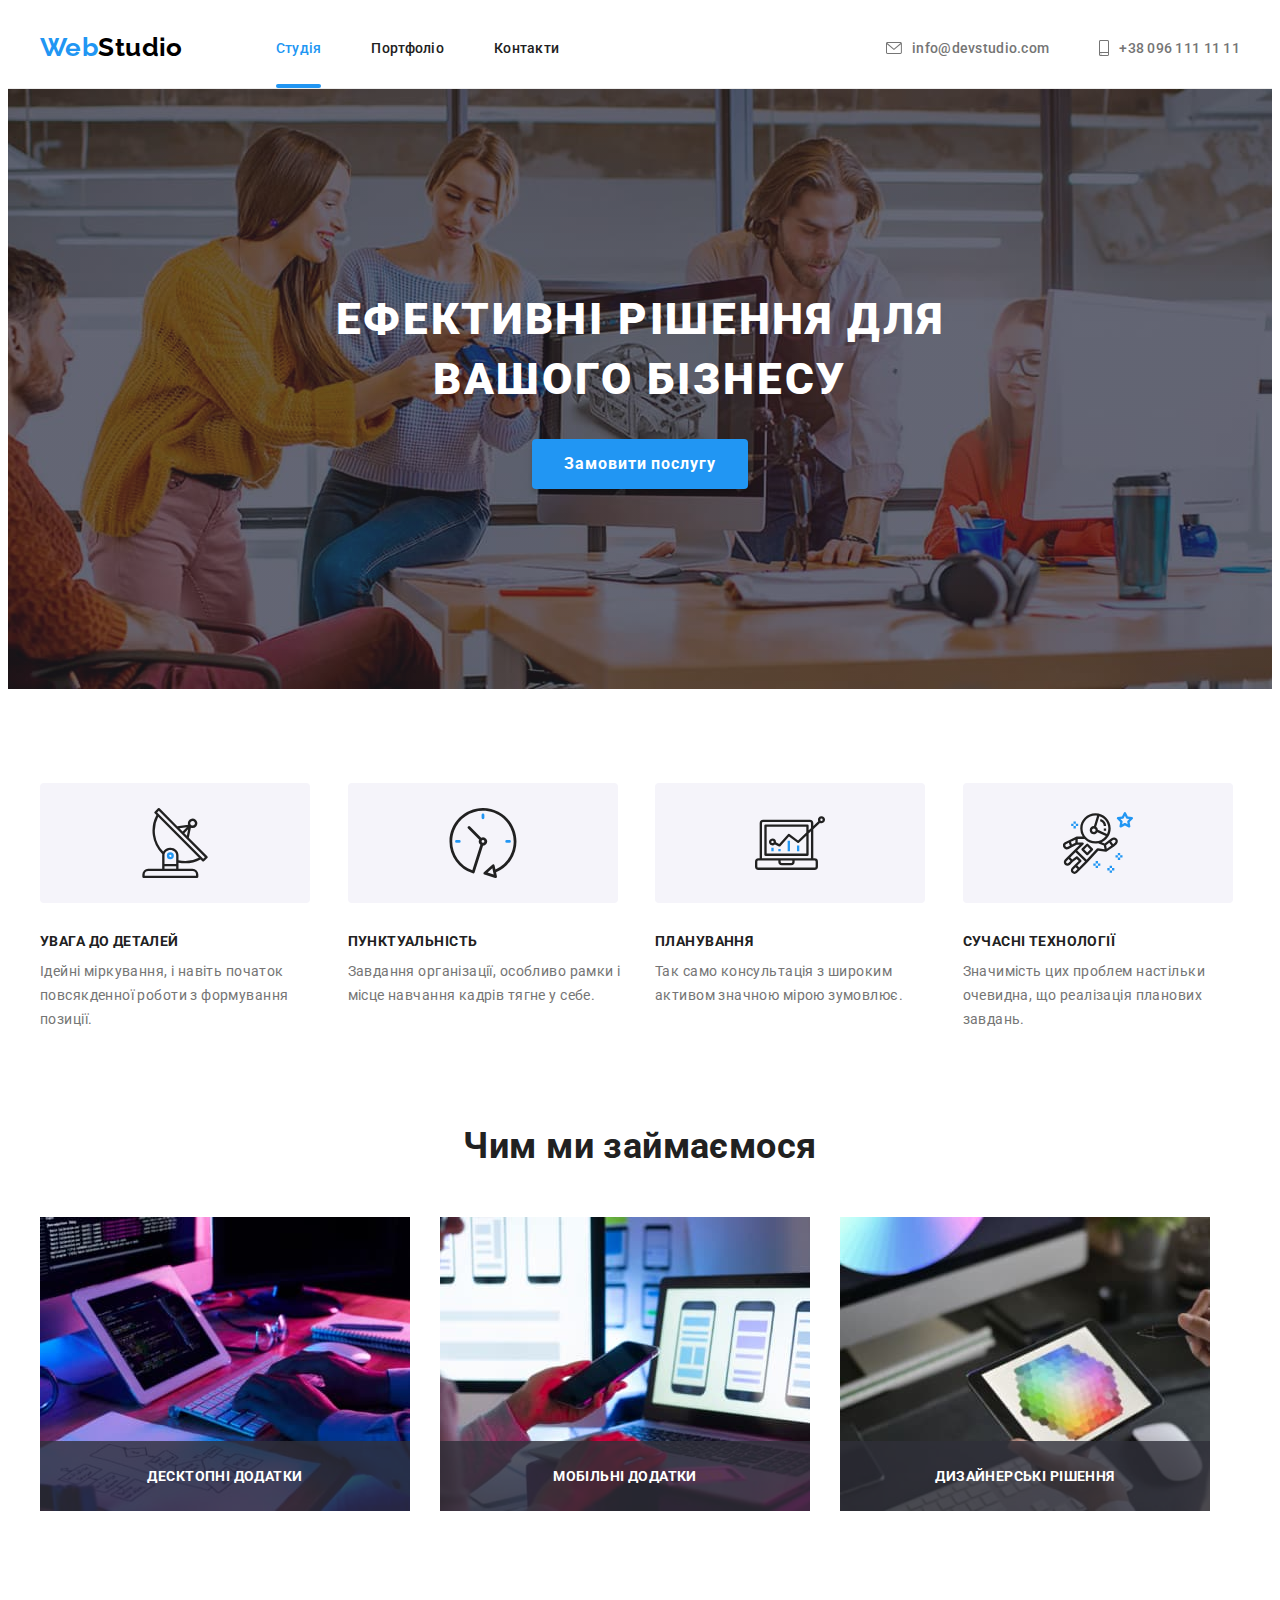
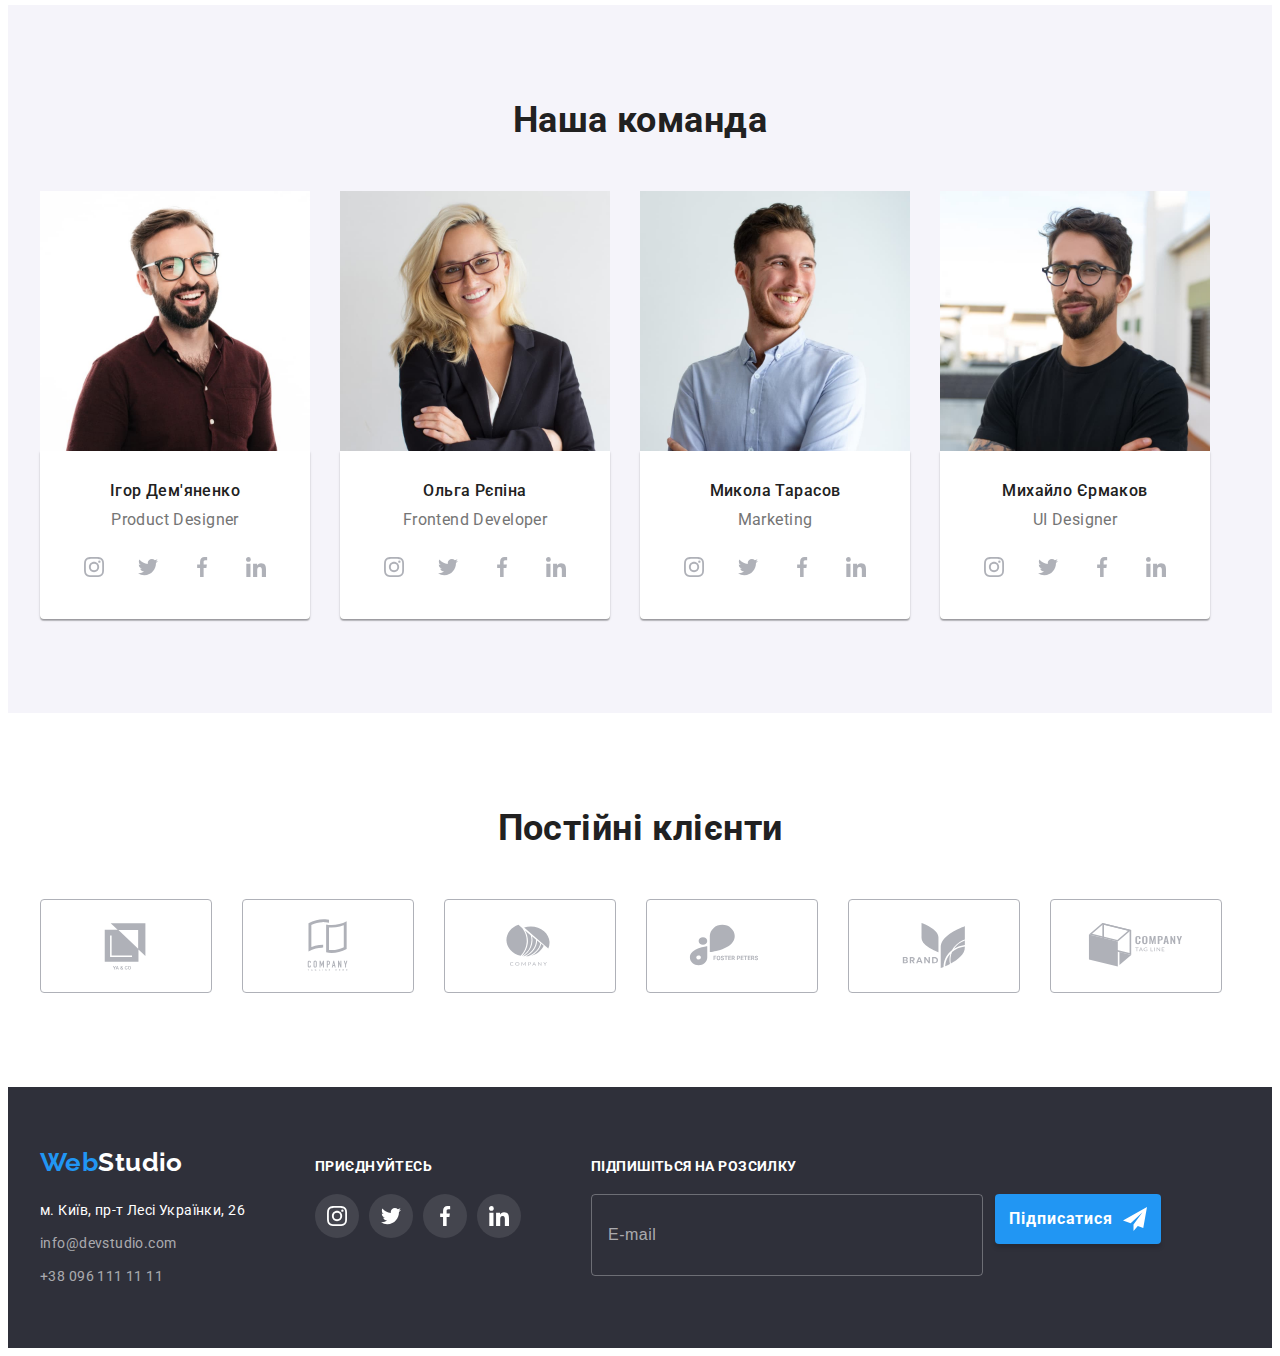
<file: index.html>
<!DOCTYPE html>
<html lang="uk">

<head>
  <meta charset="UTF-8" />
  <meta http-equiv="X-UA-Compatible" content="IE=edge" />
  <meta name="viewport" content="width=device-width, initial-scale=1.0" />
  <title>Головна</title>
  <!-- Fonts -->
  <link rel="preconnect" href="https://fonts.googleapis.com" />
  <link rel="preconnect" href="https://fonts.gstatic.com" crossorigin />
  <link href="https://fonts.googleapis.com/css2?family=Raleway:wght@700&family=Roboto:wght@400;500;700;900&display=swap"
    rel="stylesheet" />
  <!-- Normalize -->
  <link rel="stylesheet" href="https://cdnjs.cloudflare.com/ajax/libs/modern-normalize/1.1.0/modern-normalize.min.css"
    integrity="sha512-wpPYUAdjBVSE4KJnH1VR1HeZfpl1ub8YT/NKx4PuQ5NmX2tKuGu6U/JRp5y+Y8XG2tV+wKQpNHVUX03MfMFn9Q=="
    crossorigin="anonymous" referrerpolicy="no-referrer" />
  <!-- Custom styles -->
  <link rel="stylesheet" href="./css/main.min.css" />
</head>

<body>
  <!-- Шапка -->
  <header class="header">
    <div class="header__container container">
      <a href="./index.html" class="header__logo logo link">Web<span class="logo logo--second-black">Studio</span>
      </a>
      <nav class="nav header__nav">
        <ul class="nav__list list">
          <li class="nav__item"><a href="" class="nav__link nav__link--current link">Студія</a></li>
          <li class="nav__item"><a href="./portfolio.html" class="nav__link  link">Портфоліо</a></li>
          <li class="nav__item"><a href="" class="nav__link link">Контакти</a></li>
        </ul>
      </nav>
      <ul class="contacts list">
        <li class="contacts__item">
          <a class="contacts__link contact link" href="mailto:info@devstudio.com">
            <svg class="contacts__icon" width="16" height="12">
              <use href="./images/icons.svg#envelope"></use>
            </svg>
            info@devstudio.com</a>
        </li>
        <li class="contacts__item">
          <a class="contacts__link contact link" href="tel:+380961111111">
            <svg class="contacts__icon" width="10" height="16">
              <use href="./images/icons.svg#smartphone"></use>
            </svg>
            +38 096 111 11 11</a>
        </li>
      </ul>
    </div>
  </header>
  <main>
    <!-- Герой -->
    <section class="hero">
      <div class="hero__container container">
        <h1 class="hero__title">Ефективні рішення для <br> вашого бізнесу</h1>
        <button class="button button--large" type="button" data-modal-open>Замовити послугу</button>
      </div>
    </section>
    <!-- Особливості -->
    <section class="qualities section">
      <div class="container">
        <h2 class="qualities__title visually-hidden">Особливості</h2>
        <ul class="qualities__list list">
          <li class="qualities__item">
            <div class="qualities__img">
              <svg class="qualities__icon" width="70" height="70">
                <use href="./images/icons.svg#antenna"></use>
              </svg>
            </div>
            <h3 class="qualities__title">УВАГА ДО ДЕТАЛЕЙ</h3>
            <p class="qualities__text">
              Ідейні міркування, і навіть початок повсякденної роботи з формування позиції.
            </p>
          </li>
          <li class="qualities__item">
            <div class="qualities__img">
              <svg class="qualities__icon" width="70" height="70">
                <use href="./images/icons.svg#clock"></use>
              </svg>
            </div>
            <h3 class="qualities__title">ПУНКТУАЛЬНІСТЬ</h3>
            <p class="qualities__text">
              Завдання організації, особливо рамки і місце навчання кадрів тягне у себе.
            </p>
          </li>
          <li class="qualities__item">
            <div class="qualities__img">
              <svg class="qualities__icon" width="70" height="70">
                <use href="./images/icons.svg#diagram"></use>
              </svg>
            </div>
            <h3 class="qualities__title">ПЛАНУВАННЯ</h3>
            <p class="qualities__text">
              Так само консультація з широким активом значною мірою зумовлює.
            </p>
          </li>
          <li class="qualities__item">
            <div class="qualities__img">
              <svg class="qualities__icon" width="70" height="70">
                <use href="./images/icons.svg#astronaut"></use>
              </svg>
            </div>
            <h3 class="qualities__title">СУЧАСНІ ТЕХНОЛОГІЇ</h3>
            <p class="qualities__text">
              Значимість цих проблем настільки очевидна, що реалізація планових завдань.
            </p>
          </li>
        </ul>
      </div>
    </section>
    <!-- Чим ми займаємося -->
    <section class="about section">
      <div class="container">
        <h2 class="section__title">Чим ми займаємося</h2>
        <ul class="about__list list">
          <li class="about__item">
            <div class="about__thumb">
              <img class="about__img" src="./images/about/work-with-laptop.jpg" alt="work with laptop" width="370" />
              <p class="about__text">
                Десктопні додатки
              </p>
            </div>

          </li>
          <li class="about__item">
            <div class="about__thumb">
              <img class="about__img" src="./images/about/work-with-phone.jpg" alt="work with phone" width="370" />
              <p class="about__text">
                Мобільні додатки
              </p>
            </div>

          </li>
          <li class="about__item">
            <div class="about__thumb">
              <img class="about__img" src="./images/about/work-with-tablet.jpg" alt="work with tablet" width="370" />
              <p class="about__text">
                Дизайнерські рішення
              </p>
            </div>
          </li>
        </ul>
      </div>
    </section>
    <!-- Наша команда -->
    <section class="team section">
      <div class="container">
        <h2 class="section__title">Наша команда</h2>
        <ul class="team__list list">
          <li class="team__item">
            <img class="team__img" src="./images/team/igor.jpg" alt="Ігор Дем'яненко" width="270" />
            <div class="team__desc">
              <h3 class="team__title">Ігор Дем'яненко</h3>
              <p class="team__text">Product Designer</p>
              <ul class="social list">
                <li class="social__item">
                  <a href="" class="social__link link" target="_blank" rel="nofollow noopener noreferrer"
                    aria-label="Instagram icon">
                    <svg class="social__icon" width="20" height="20">
                      <use href="./images/icons.svg#instagram"></use>
                    </svg>
                  </a>
                </li>
                <li class="social__item"><a href="" class="social__link link" target="_blank"
                    rel="nofollow noopener noreferrer" aria-label="Twitter icon">
                    <svg class="social__icon" width="20" height="20">
                      <use href="./images/icons.svg#twitter"></use>
                    </svg>
                  </a>
                </li>
                <li class="social__item"><a href="" class="social__link link" target="_blank"
                    rel="nofollow noopener noreferrer" aria-label="Facebook icon">
                    <svg class="social__icon" width="20" height="20">
                      <use href="./images/icons.svg#facebook"></use>
                    </svg>
                  </a>
                </li>
                <li class="social__item"><a href="" class="social__link link" target="_blank"
                    rel="nofollow noopener noreferrer" aria-label="Linkedin icon">
                    <svg class="social__icon" width="20" height="20">
                      <use href="./images/icons.svg#linkedin"></use>
                    </svg>
                  </a></li>
              </ul>
            </div>
          </li>
          <li class="team__item">
            <img class="team__img" src="./images/team/olga.jpg" alt="Ольга Рєпіна" width="270" />
            <div class="team__desc">
              <h3 class="team__title">Ольга Рєпіна</h3>
              <p class="team__text">Frontend Developer</p>
              <ul class="social list">
                <li class="social__item">
                  <a href="" class="social__link link" target="_blank" rel="nofollow noopener noreferrer"
                    aria-label="Instagram icon">
                    <svg class="social__icon" width="20" height="20">
                      <use href="./images/icons.svg#instagram"></use>
                    </svg>
                  </a>
                </li>
                <li class="social__item"><a href="" class="social__link link" target="_blank"
                    rel="nofollow noopener noreferrer" aria-label="Twitter icon">
                    <svg class="social__icon" width="20" height="20">
                      <use href="./images/icons.svg#twitter"></use>
                    </svg>
                  </a>
                </li>
                <li class="social__item"><a href="" class="social__link link" target="_blank"
                    rel="nofollow noopener noreferrer" aria-label="Facebook icon">
                    <svg class="social__icon" width="20" height="20">
                      <use href="./images/icons.svg#facebook"></use>
                    </svg>
                  </a>
                </li>
                <li class="social__item"><a href="" class="social__link link" target="_blank"
                    rel="nofollow noopener noreferrer" aria-label="Linkedin icon">
                    <svg class="social__icon" width="20" height="20">
                      <use href="./images/icons.svg#linkedin"></use>
                    </svg>
                  </a></li>
              </ul>
            </div>
          </li>
          <li class="team__item">
            <img class="team__img" src="./images/team/mikola.jpg" alt="Микола Тарасов" width="270" />
            <div class="team__desc">
              <h3 class="team__title">Микола Тарасов</h3>
              <p class="team__text">Marketing</p>
              <ul class="social list">
                <li class="social__item">
                  <a href="" class="social__link link" target="_blank" rel="nofollow noopener noreferrer"
                    aria-label="Instagram icon">
                    <svg class="social__icon" width="20" height="20">
                      <use href="./images/icons.svg#instagram"></use>
                    </svg>
                  </a>
                </li>
                <li class="social__item"><a href="" class="social__link link" target="_blank"
                    rel="nofollow noopener noreferrer" aria-label="Twitter icon">
                    <svg class="social__icon" width="20" height="20">
                      <use href="./images/icons.svg#twitter"></use>
                    </svg>
                  </a>
                </li>
                <li class="social__item"><a href="" class="social__link link" target="_blank"
                    rel="nofollow noopener noreferrer" aria-label="Facebook icon">
                    <svg class="social__icon" width="20" height="20">
                      <use href="./images/icons.svg#facebook"></use>
                    </svg>
                  </a>
                </li>
                <li class="social__item"><a href="" class="social__link link" target="_blank"
                    rel="nofollow noopener noreferrer" aria-label="Linkedin icon">
                    <svg class="social__icon" width="20" height="20">
                      <use href="./images/icons.svg#linkedin"></use>
                    </svg>
                  </a></li>
              </ul>
            </div>
          </li>
          <li class="team__item">
            <img class="team__img" src="./images/team/mihaylo.jpg" alt="Михайло Єрмаков" width="270" />
            <div class="team__desc">
              <h3 class="team__title">Михайло Єрмаков</h3>
              <p class="team__text">UI Designer</p>
              <ul class="social list">
                <li class="social__item">
                  <a href="" class="social__link link" target="_blank" rel="nofollow noopener noreferrer"
                    aria-label="Instagram icon">
                    <svg class="social__icon" width="20" height="20">
                      <use href="./images/icons.svg#instagram"></use>
                    </svg>
                  </a>
                </li>
                <li class="social__item"><a href="" class="social__link link" target="_blank"
                    rel="nofollow noopener noreferrer" aria-label="Twitter icon">
                    <svg class="social__icon" width="20" height="20">
                      <use href="./images/icons.svg#twitter"></use>
                    </svg>
                  </a>
                </li>
                <li class="social__item"><a href="" class="social__link link" target="_blank"
                    rel="nofollow noopener noreferrer" aria-label="Facebook icon">
                    <svg class="social__icon" width="20" height="20">
                      <use href="./images/icons.svg#facebook"></use>
                    </svg>
                  </a>
                </li>
                <li class="social__item"><a href="" class="social__link link" target="_blank"
                    rel="nofollow noopener noreferrer" aria-label="Linkedin icon">
                    <svg class="social__icon" width="20" height="20">
                      <use href="./images/icons.svg#linkedin"></use>
                    </svg>
                  </a></li>
              </ul>
            </div>
          </li>
        </ul>
      </div>
    </section>
    <!-- Постійні клієнти -->
    <section class="clients section">
      <div class="container">
        <h2 class="section__title">Постійні клієнти</h2>
        <ul class="clients__list list">
          <li class="clients__item"><a href="" class="clients__link" target="_blank" rel="nofollow noopener noreferrer"
              aria-label="Logo1">
              <svg class="clients__icon" width="106" height="60">
                <use href="./images/icons.svg#logo1"></use>
              </svg>
            </a></li>
          <li class="clients__item"><a href="" class="clients__link" target="_blank" rel="nofollow noopener noreferrer"
              aria-label="Logo2">
              <svg class="clients__icon" width="106" height="60">
                <use href="./images/icons.svg#logo2"></use>
              </svg>
            </a></li>
          <li class="clients__item"><a href="" class="clients__link" target="_blank" rel="nofollow noopener noreferrer"
              aria-label="Logo3">
              <svg class="clients__icon" width="106" height="60">
                <use href="./images/icons.svg#logo3"></use>
              </svg>
            </a></li>
          <li class="clients__item"><a href="" class="clients__link" target="_blank" rel="nofollow noopener noreferrer"
              aria-label="Logo4">
              <svg class="clients__icon" width="106" height="60">
                <use href="./images/icons.svg#logo4"></use>
              </svg>
            </a></li>
          <li class="clients__item"><a href="" class="clients__link" target="_blank" rel="nofollow noopener noreferrer"
              aria-label="Logo5">
              <svg class="clients__icon" width="106" height="60">
                <use href="./images/icons.svg#logo5"></use>
              </svg>
            </a></li>
          <li class="clients__item"><a href="" class="clients__link" target="_blank" rel="nofollow noopener noreferrer"
              aria-label="Logo6">
              <svg class="clients__icon" width="106" height="60">
                <use href="./images/icons.svg#logo6"></use>
              </svg>
            </a></li>
        </ul>
      </div>
    </section>
  </main>
  <!-- Підвал -->
  <footer class="footer">
    <div class="footer__container container">
      <div class="footer__contacts">
        <a href="./index.html" class="footer__logo logo link">Web<span class="logo logo--second-white">Studio</span></a>
        <address class="address">
          <ul class="address__list list">
            <li class="address__item">
              <a class="address__link address__link--white link" href="https://goo.gl/maps/5q8pYB3vYGdETD7o6" target="_blank" rel="noopener noreferrer nofollow"
                >м. Київ, пр-т Лесі Українки, 26</a>
            </li>
            <li class="address__item">
              <a href="mailto:info@devstudio.com" class="address__link link">info@devstudio.com</a>
            </li>
            <li class="address__item"><a href="tel:+380961111111" class="address__link link">+38 096 111 11 11</a></li>
          </ul>
        </address>
      </div>
      <div class="socials">
        <p class="footer__text">приєднуйтесь</p>
        <ul class="social list">
          <li class="social__item">
            <a href="" class="social__link social__link--dark link" target="_blank" rel="nofollow noopener noreferrer"
              aria-label="Instagram icon">
              <svg class="social__icon" width="20" height="20">
                <use href="./images/icons.svg#instagram"></use>
              </svg>
            </a>
          </li>
          <li class="social__item">
            <a href="" class="social__link social__link--dark link" target="_blank" rel="nofollow noopener noreferrer"
              aria-label="Twitter icon">
              <svg class="social__icon" width="20" height="20">
                <use href="./images/icons.svg#twitter"></use>
              </svg>
            </a>
          </li>
          <li class="social__item">
            <a href="" class="social__link social__link--dark link" target="_blank" rel="nofollow noopener noreferrer"
              aria-label="Facebook icon">
              <svg class="social__icon" width="20" height="20">
                <use href="./images/icons.svg#facebook"></use>
              </svg>
            </a>
          </li>
          <li class="social__item">
            <a href="" class="social__link social__link--dark link" target="_blank" rel="nofollow noopener noreferrer"
              aria-label="Linkedin icon">
              <svg class="social__icon" width="20" height="20">
                <use href="./images/icons.svg#linkedin"></use>
              </svg>
            </a>
          </li>
        </ul>
      </div>
      <div class="subscribe">
        <p class="subscribe__text">Підпишіться на розсилку</p>
        <form class="subscribe__form" autocomplete="off">
          <label class="subcribe__field">
            <input class="subscribe__input" type="email" name="subscribe-email" placeholder="E-mail">
          </label>
          <button class="subscribe__btn button" type="submit">Підписатися
            <svg class="subscribe__icon" width="24" height="24">
              <use href="./images/icons.svg#send"></use>
            </svg>
          </button>
        </form>
      </div>
    </div>
  </footer>
  <!-- Модальне вікно -->
  <div class="backdrop is-hidden" data-modal>
    <div class="modal">
      <button class="modal__close" type="button" data-modal-close>
        <svg class="modal__icon" width="18" height="18">
          <use href="./images/icons.svg#close"></use>
        </svg>
      </button>
      <p class="modal__title">Залиште свої дані, ми вам передзвонимо</p>
      <form class="form" autocomplete="off">
        <div class="form__group">
          <label class="form__field">
            <span class="form__label">Ім'я</span>
            <input class="form__input" type="text"  name="user-name">
            <svg class="form__icon" width="18" height="18">
              <use href="./images/icons.svg#person"></use>
            </svg>
          </label>
          <label class="form__field">
            <span class="form__label">Телефон</span>
            <input type="tel" class="form__input" name="user-phone">
            <svg class="form__icon" width="18" height="18">
              <use href="./images/icons.svg#phone"></use>
            </svg>
          </label>
          <label class="form__field">
            <span class="form__label">Пошта</span>
            <input type="email" class="form__input" name="user-mail">
            <svg class="form__icon" width="18" height="18">
              <use href="./images/icons.svg#email"></use>
            </svg>
          </label>
          <label class="form__field">
            <span class="form__label">Коментар</span>
            <textarea class="form__message" name="user-message" rows="6" placeholder="Введіть текст"></textarea>
          </label>
        </div>
        <div class="form__data">
          <label class="checkbox">
            <input class="form__checkbox visually-hidden" type="checkbox"  name="user-accept">
            <svg class="checkbox__icon" width="16" height="15">
              <use class="unchecked" href="./images/icons.svg#unchecked"></use>
              <use class="checked" href="./images/icons.svg#checked"></use>
            </svg>
            <span class="form__text">Погоджуюся з розсилкою та приймаю <a href="" class="form__link">Умови
                договору</a></span>
          </label>
          <button class="button" type="submit">Відправити</button>
        </div>
      </form>
    </div>
  </div>

  <script src="./js/modal.js"></script>
</body>

</html>
</file>
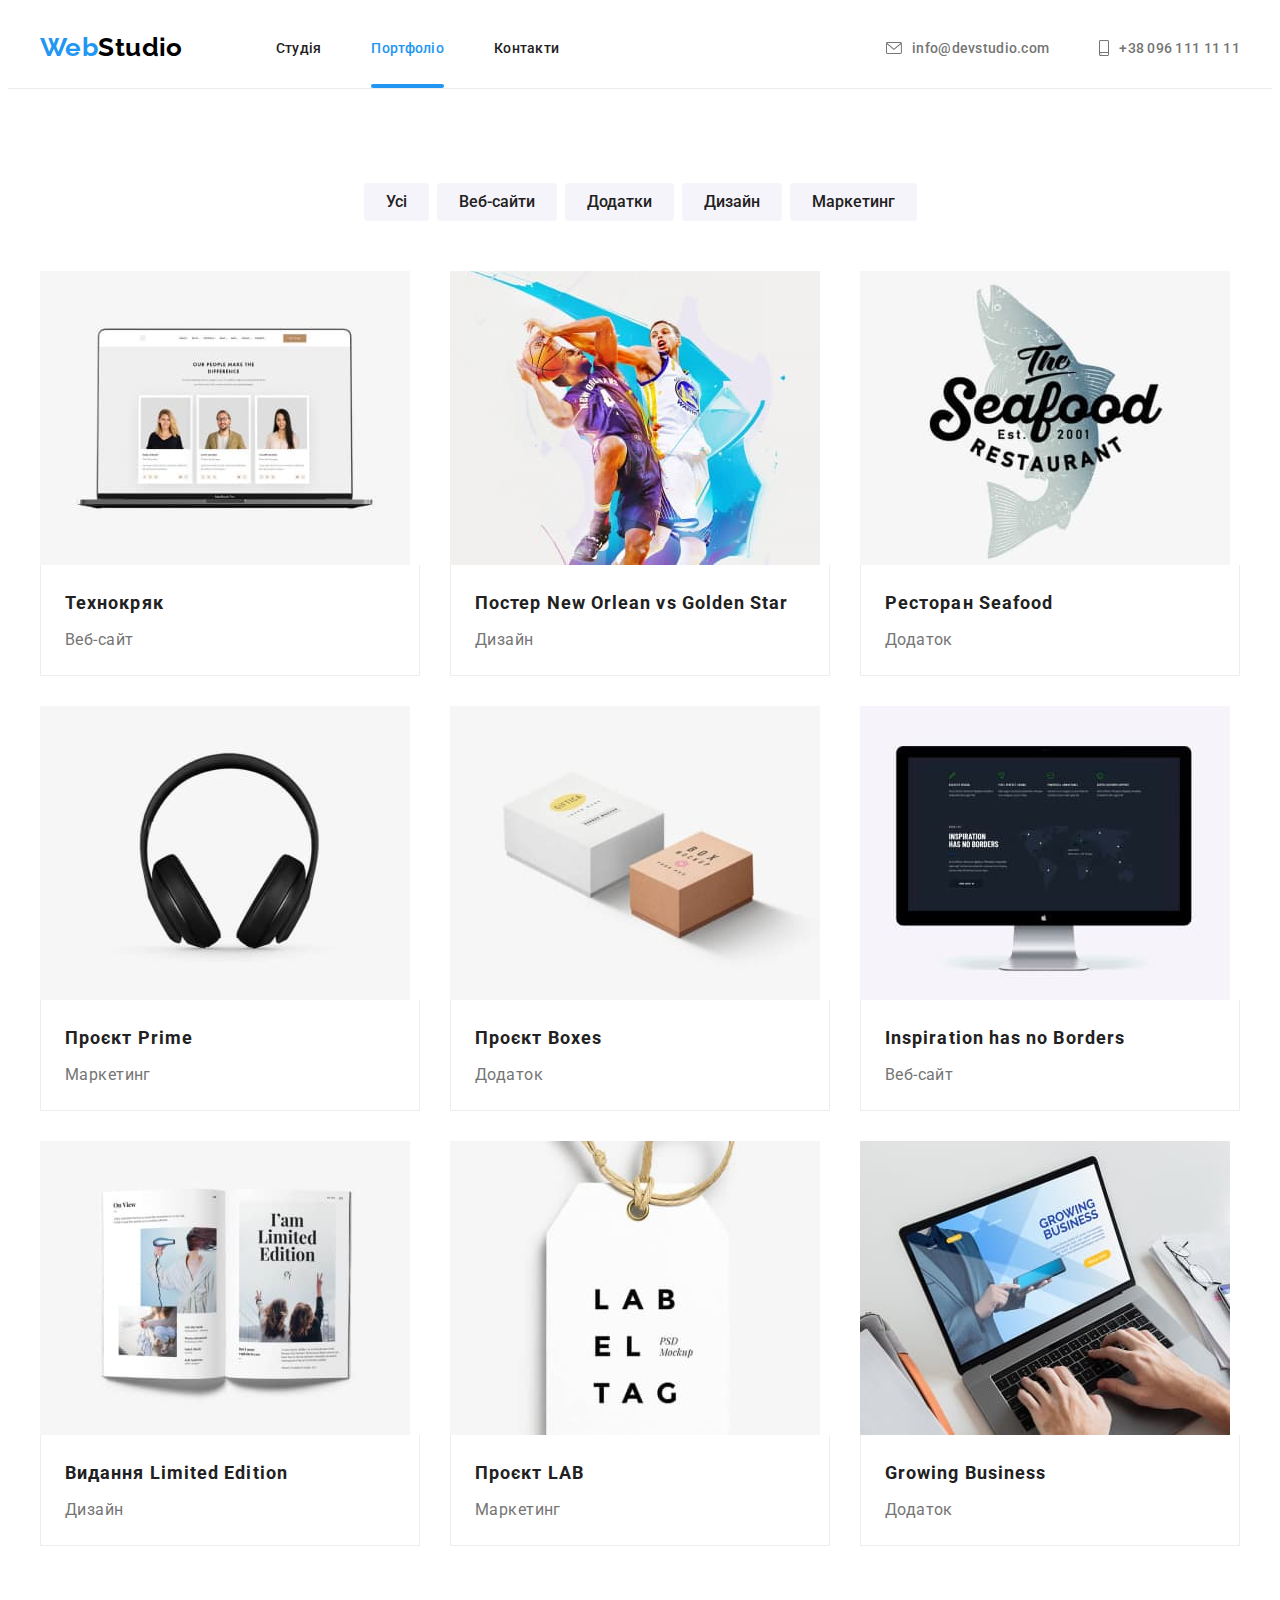
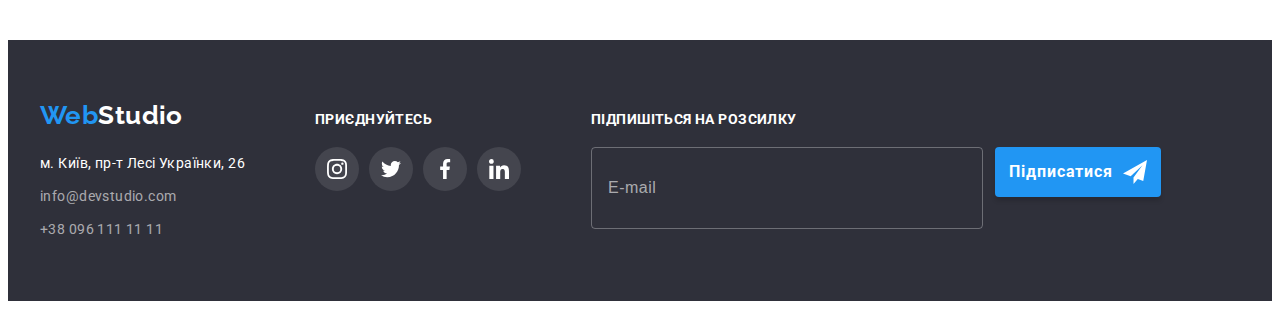
<file: portfolio.html>
<!DOCTYPE html>
<html lang="uk">

<head>
  <meta charset="UTF-8">
  <meta http-equiv="X-UA-Compatible" content="IE=edge">
  <meta name="viewport" content="width=device-width, initial-scale=1.0">
  <title>Портфоліо</title>
  <!-- Fonts -->
  <link rel="preconnect" href="https://fonts.googleapis.com" />
  <link rel="preconnect" href="https://fonts.gstatic.com" crossorigin />
  <link href="https://fonts.googleapis.com/css2?family=Raleway:wght@700&family=Roboto:wght@400;500;700;900&display=swap"
    rel="stylesheet" />
  <!-- Normalize -->
  <link rel="stylesheet" href="https://cdnjs.cloudflare.com/ajax/libs/modern-normalize/1.1.0/modern-normalize.min.css"
    integrity="sha512-wpPYUAdjBVSE4KJnH1VR1HeZfpl1ub8YT/NKx4PuQ5NmX2tKuGu6U/JRp5y+Y8XG2tV+wKQpNHVUX03MfMFn9Q=="
    crossorigin="anonymous" referrerpolicy="no-referrer" />
  <!-- Custom styles -->
  <link rel="stylesheet" href="./css/main.min.css" />

<body>
  <!-- Шапка -->
  <header class="header">
    <div class="header__container container">
      <a href="./index.html" class="header__logo logo link">Web<span class="logo logo--second-black">Studio</span>
      </a>
      <nav class="nav header__nav">
        <ul class="nav__list list">
          <li class="nav__item"><a href="./index.html" class="nav__link link">Студія</a></li>
          <li class="nav__item"><a href="" class="nav__link nav__link--current link">Портфоліо</a></li>
          <li class="nav__item"><a href="" class="nav__link link">Контакти</a></li>
        </ul>
      </nav>
      <ul class="contacts list">
        <li class="contacts__item">
          <a class="contacts__link contact link" href="mailto:info@devstudio.com">
            <svg class="contacts__icon" width="16" height="12">
              <use href="./images/icons.svg#envelope"></use>
            </svg>
            info@devstudio.com</a>
        </li>
        <li class="contacts__item">
          <a class="contacts__link contact link" href="tel:+380961111111">
            <svg class="contacts__icon" width="10" height="16">
              <use href="./images/icons.svg#smartphone"></use>
            </svg>
            +38 096 111 11 11</a>
        </li>
      </ul>
    </div>
  </header>
  <main>
    <!-- Портфолio -->
    <section class="section">
      <div class="container">
        <h1 class="visually-hidden">Портфоліо</h1>
        <ul class="filter list">
          <li class="filter__item"><button type="button" class="filter__btn">Усі</button></li>
          <li class="filter__item"><button type="button" class="filter__btn">Веб-сайти</button></li>
          <li class="filter__item"><button type="button" class="filter__btn">Додатки</button></li>
          <li class="filter__item"><button type="button" class="filter__btn">Дизайн</button></li>
          <li class="filter__item"><button type="button" class="filter__btn">Маркетинг</button></li>
        </ul>
        <ul class="portfolio list">
          <li class="portfolio__item">
            <a href="" class="portfolio__link link">
              <div class="portfolio__thumb">
                <img class="portfolio__img" src="./images/portfolio/tehnokryak.jpg" alt="Веб-сайт Технокряк" width="370">
                <div class="portfolio__overlay">
                  <p class="portfolio__overview">
                    Ресурс пропонує комплексні пропозиції з різним рівнем функціоналу та сервісів. Все це дозволить
                    відвідувачу отримати вичерпні відомості про компанію чи приватну особу.
                  </p>
                </div>
              </div>

              <div class="portfolio__desc">
                <h2 class="portfolio__title">Технокряк</h2>
                <p class="portfolio__text">Веб-сайт</p>
              </div>
            </a>
          </li>
          <li class="portfolio__item">
            <a href="" class="portfolio__link link">
              <div class="portfolio__thumb">
                <img class="portfolio__img" src="./images/portfolio/poster-new-orlean.jpg"
                  alt="Дизайн постеру New Orlean vs Golden Star" width="370">
                <div class="portfolio__overlay">
                  <p class="portfolio__overview">
                    Ресурс пропонує комплексні пропозиції з різним рівнем функціоналу та сервісів. Все це дозволить
                    відвідувачу отримати вичерпні відомості про компанію чи приватну особу.
                  </p>
                </div>
              </div>

              <div class="portfolio__desc">
                <h2 class="portfolio__title">Постер New Orlean vs Golden Star</h2>
                <p class="portfolio__text">Дизайн</p>
              </div>
            </a>
          </li>
          <li class="portfolio__item">
            <a href="" class="portfolio__link link">
              <div class="portfolio__thumb">
                <img class="portfolio__img" src="./images/portfolio/restaurant-seafood.jpg"
                  alt="Додаток ресторану Seafood" width="370">
                <div class="portfolio__overlay">
                  <p class="portfolio__overview">
                    Ресурс пропонує комплексні пропозиції з різним рівнем функціоналу та сервісів. Все це дозволить
                    відвідувачу отримати вичерпні відомості про компанію чи приватну особу.
                  </p>
                </div>
              </div>

              <div class="portfolio__desc">
                <h2 class="portfolio__title">Ресторан Seafood</h2>
                <p class="portfolio__text">Додаток</p>
              </div>
            </a>
          </li>
          <li class="portfolio__item">
            <a href="" class="portfolio__link link">
              <div class="portfolio__thumb">
                <img class="portfolio__img" src="./images/portfolio/project-prime.jpg" alt="Проєкт Prime" width="370">
                <div class="portfolio__overlay">
                  <p class="portfolio__overview">
                    Ресурс пропонує комплексні пропозиції з різним рівнем функціоналу та сервісів. Все це дозволить
                    відвідувачу отримати вичерпні відомості про компанію чи приватну особу.
                  </p>
                </div>
              </div>

              <div class="portfolio__desc">
                <h2 class="portfolio__title">Проєкт Prime</h2>
                <p class="portfolio__text">Маркетинг</p>
              </div>
            </a>
          </li>
          <li class="portfolio__item">
            <a href="" class="portfolio__link link">
              <div class="portfolio__thumb">
                <img class="portfolio__img" src="./images/portfolio/project-boxes.jpg" alt="Додаток проєкт Boxes"
                  width="370">
                <div class="portfolio__overlay">
                  <p class="portfolio__overview">
                    Ресурс пропонує комплексні пропозиції з різним рівнем функціоналу та сервісів. Все це дозволить
                    відвідувачу отримати вичерпні відомості про компанію чи приватну особу.
                  </p>
                </div>
              </div>

              <div class="portfolio__desc">
                <h2 class="portfolio__title">Проєкт Boxes</h2>
                <p class="portfolio__text">Додаток</p>
              </div>
            </a>
          </li>
          <li class="portfolio__item">
            <a href="" class="portfolio__link link">
              <div class="portfolio__thumb">
                <img class="portfolio__img" src="./images/portfolio/site-inspiration.jpg"
                  alt="Веб-сайт Inspiration has no Borders" width="370">
                <div class="portfolio__overlay">
                  <p class="portfolio__overview">
                    Ресурс пропонує комплексні пропозиції з різним рівнем функціоналу та сервісів. Все це дозволить
                    відвідувачу отримати вичерпні відомості про компанію чи приватну особу.
                  </p>
                </div>
              </div>

              <div class="portfolio__desc">
                <h2 class="portfolio__title">Inspiration has no Borders</h2>
                <p class="portfolio__text">Веб-сайт</p>
              </div>
            </a>
          </li>
          <li class="portfolio__item">
            <a href="" class="portfolio__link link">
              <div class="portfolio__thumb">
                <img class="portfolio__img" src="./images/portfolio/press-limited-edition.jpg"
                  alt="Дизайн видання Limited Edition" width="370">
                <div class="portfolio__overlay">
                  <p class="portfolio__overview">
                    Ресурс пропонує комплексні пропозиції з різним рівнем функціоналу та сервісів. Все це дозволить
                    відвідувачу отримати вичерпні відомості про компанію чи приватну особу.
                  </p>
                </div>
              </div>

              <div class="portfolio__desc">
                <h2 class="portfolio__title">Видання Limited Edition</h2>
                <p class="portfolio__text">Дизайн</p>
              </div>
            </a>
          </li>
          <li class="portfolio__item">
            <a href="" class="portfolio__link link">
              <div class="portfolio__thumb">
                <img class="portfolio__img" src="./images/portfolio/project-lab.jpg" alt="Проєкт LAB" width="370">
                <div class="portfolio__overlay">
                  <p class="portfolio__overview">
                    Ресурс пропонує комплексні пропозиції з різним рівнем функціоналу та сервісів. Все це дозволить
                    відвідувачу отримати вичерпні відомості про компанію чи приватну особу.
                  </p>
                </div>
              </div>

              <div class="portfolio__desc">
                <h2 class="portfolio__title">Проєкт LAB</h2>
                <p class="portfolio__text">Маркетинг</p>
              </div>
            </a>
          </li>
          <li class="portfolio__item">
            <a href="" class="portfolio__link link">
              <div class="portfolio__thumb">
                <img class="portfolio__img" src="./images/portfolio/app-growing-business.jpg"
                  alt="Додаток Growing Business" width="370">
                <div class="portfolio__overlay">
                  <p class="portfolio__overview">
                    Ресурс пропонує комплексні пропозиції з різним рівнем функціоналу та сервісів. Все це дозволить
                    відвідувачу отримати вичерпні відомості про компанію чи приватну особу.
                  </p>
                </div>
              </div>

              <div class="portfolio__desc">
                <h2 class="portfolio__title">Growing Business</h2>
                <p class="portfolio__text">Додаток</p>
              </div>
            </a>
          </li>
        </ul>
      </div>
    </section>
  </main>
  <!-- Підвал -->
  <footer class="footer">
    <div class="footer__container container">
      <div class="footer__contacts">
        <a href="./index.html" class="footer__logo logo link">Web<span class="logo logo--second-white">Studio</span></a>
        <address class="address">
          <ul class="address__list list">
            <li class="address__item">
              <a class="address__link address__link--white link" href="https://goo.gl/maps/5q8pYB3vYGdETD7o6" target="_blank" rel="noopener noreferrer nofollow"
                >м. Київ, пр-т Лесі Українки, 26</a>
            </li>
            <li class="address__item">
              <a href="mailto:info@devstudio.com" class="address__link link">info@devstudio.com</a>
            </li>
            <li class="address__item"><a href="tel:+380961111111" class="address__link link">+38 096 111 11 11</a></li>
          </ul>
        </address>
      </div>
      <div class="socials">
        <p class="footer__text">приєднуйтесь</p>
        <ul class="social list">
          <li class="social__item">
            <a href="" class="social__link social__link--dark link" target="_blank" rel="nofollow noopener noreferrer"
              aria-label="Instagram icon">
              <svg class="social__icon" width="20" height="20">
                <use href="./images/icons.svg#instagram"></use>
              </svg>
            </a>
          </li>
          <li class="social__item">
            <a href="" class="social__link social__link--dark link" target="_blank" rel="nofollow noopener noreferrer"
              aria-label="Twitter icon">
              <svg class="social__icon" width="20" height="20">
                <use href="./images/icons.svg#twitter"></use>
              </svg>
            </a>
          </li>
          <li class="social__item">
            <a href="" class="social__link social__link--dark link" target="_blank" rel="nofollow noopener noreferrer"
              aria-label="Facebook icon">
              <svg class="social__icon" width="20" height="20">
                <use href="./images/icons.svg#facebook"></use>
              </svg>
            </a>
          </li>
          <li class="social__item">
            <a href="" class="social__link social__link--dark link" target="_blank" rel="nofollow noopener noreferrer"
              aria-label="Linkedin icon">
              <svg class="social__icon" width="20" height="20">
                <use href="./images/icons.svg#linkedin"></use>
              </svg>
            </a>
          </li>
        </ul>
      </div>
      <div class="subscribe">
        <p class="subscribe__text">Підпишіться на розсилку</p>
        <form class="subscribe__form" autocomplete="off">
          <label class="subcribe__field">
            <input class="subscribe__input" type="email" name="subscribe-email" placeholder="E-mail">
          </label>
          <button class="subscribe__btn button" type="submit">Підписатися
            <svg class="subscribe__icon" width="24" height="24">
              <use href="./images/icons.svg#send"></use>
            </svg>
          </button>
        </form>
      </div>
    </div>
  </footer>
</body>

</html>
</file>
<file: css/main.min.css>
.visually-hidden{position:absolute;width:1px;height:1px;margin:-1px;border:0;padding:0;white-space:nowrap;-webkit-clip-path:inset(100%);clip-path:inset(100%);clip:rect(0 0 0 0);overflow:hidden}body{font-family:"Roboto",sans-serif;font-size:14px;letter-spacing:.03em;color:#757575;background-color:#fff}h1,h2,h3,h4,h5,h6,p{margin:0}img{display:block}.list{list-style:none;margin:0;padding:0}.link{text-decoration:none}.section{padding-top:94px;padding-bottom:94px}.section__title{margin-bottom:50px;font-weight:700;font-size:36px;line-height:1.1666666667;text-align:center;color:#212121}.container{width:1200px;margin:0 auto;padding:0 15px}.button{display:-webkit-box;display:-ms-flexbox;display:flex;-webkit-box-align:center;-ms-flex-align:center;align-items:center;-webkit-box-pack:center;-ms-flex-pack:center;justify-content:center;padding:0;border:0;border-radius:4px;width:200px;height:50px;font-family:inherit;font-weight:700;font-size:16px;line-height:1.875;letter-spacing:.06em;cursor:pointer;color:#fff;background-color:#2196f3;-webkit-box-shadow:0px 4px 4px rgba(0,0,0,.15);box-shadow:0px 4px 4px rgba(0,0,0,.15);-webkit-transition:background-color 250ms cubic-bezier(0.4, 0, 0.2, 1);transition:background-color 250ms cubic-bezier(0.4, 0, 0.2, 1)}.button--large{width:216px}.button:hover,.button:focus{background-color:#188ce8}.header{border-bottom:1px solid #ececec}.header__container{display:-webkit-box;display:-ms-flexbox;display:flex;-webkit-box-align:center;-ms-flex-align:center;align-items:center}.header__logo{margin-right:93px;padding-top:24px;padding-bottom:25px}.header__nav{display:-webkit-box;display:-ms-flexbox;display:flex;-webkit-box-align:center;-ms-flex-align:center;align-items:center;margin-right:auto}.logo{font-family:"Raleway",sans-serif;font-weight:700;font-size:26px;line-height:1.1923076923;color:#2196f3}.logo--second-black{color:#000}.logo--second-white{color:#fff}.nav__list{display:-webkit-box;display:-ms-flexbox;display:flex;-webkit-box-align:center;-ms-flex-align:center;align-items:center}.nav__item:not(:last-child){margin-right:50px}.nav__link{position:relative;display:block;padding:32px 0px;font-weight:500;line-height:1.1428571429;letter-spacing:.02em;color:#212121;-webkit-transition:color 250ms cubic-bezier(0.4, 0, 0.2, 1);transition:color 250ms cubic-bezier(0.4, 0, 0.2, 1)}.nav__link:hover,.nav__link:focus,.nav__link--current{color:#2196f3}.nav__link--current::after{position:absolute;left:0;bottom:0;content:"";display:block;height:4px;width:100%;border-radius:2px;background-color:#2196f3}.backdrop{position:fixed;top:0;left:0;width:100%;height:100%;background-color:rgba(0,0,0,.2);opacity:1;pointer-events:initial;visibility:visible}.backdrop.is-hidden{opacity:0;pointer-events:none;visibility:hidden}.modal{position:absolute;top:50%;left:50%;-webkit-transform:translate(-50%, -50%) scale(1);transform:translate(-50%, -50%) scale(1);width:528px;height:581px;padding:40px;border-radius:4px;background-color:#fff;-webkit-box-shadow:0px 1px 3px rgba(0,0,0,.12),0px 1px 1px rgba(0,0,0,.14),0px 2px 1px rgba(0,0,0,.2);box-shadow:0px 1px 3px rgba(0,0,0,.12),0px 1px 1px rgba(0,0,0,.14),0px 2px 1px rgba(0,0,0,.2);-webkit-transition:opacity 250ms cubic-bezier(0.4, 0, 0.2, 1),-webkit-transform 250ms cubic-bezier(0.4, 0, 0.2, 1);transition:opacity 250ms cubic-bezier(0.4, 0, 0.2, 1),-webkit-transform 250ms cubic-bezier(0.4, 0, 0.2, 1);transition:transform 250ms cubic-bezier(0.4, 0, 0.2, 1),opacity 250ms cubic-bezier(0.4, 0, 0.2, 1);transition:transform 250ms cubic-bezier(0.4, 0, 0.2, 1),opacity 250ms cubic-bezier(0.4, 0, 0.2, 1),-webkit-transform 250ms cubic-bezier(0.4, 0, 0.2, 1)}.backdrop.is-hidden .modal{-webkit-transform:translate(-50%, -50%) scale(1.1);transform:translate(-50%, -50%) scale(1.1);opacity:0}.modal__close{position:absolute;top:8px;right:8px;display:-webkit-box;display:-ms-flexbox;display:flex;-webkit-box-pack:center;-ms-flex-pack:center;justify-content:center;-webkit-box-align:center;-ms-flex-align:center;align-items:center;width:30px;height:30px;padding:0;border-radius:50%;border:1px solid rgba(0,0,0,.1);background-color:rgba(0,0,0,0);color:#000;cursor:pointer;-webkit-transition:color 250ms cubic-bezier(0.4, 0, 0.2, 1);transition:color 250ms cubic-bezier(0.4, 0, 0.2, 1)}.modal__close:hover,.modal__close:focus{color:#2196f3}.modal__icon{fill:currentColor}.modal__title{margin-bottom:12px;font-weight:700;font-size:20px;line-height:1.15;text-align:center;letter-spacing:.03em;color:#212121}.form{width:448px}.form__group{display:-webkit-box;display:-ms-flexbox;display:flex;-webkit-box-orient:vertical;-webkit-box-direction:normal;-ms-flex-direction:column;flex-direction:column;gap:10px;margin-bottom:20px}.form__field{position:relative;display:-webkit-box;display:-ms-flexbox;display:flex;-webkit-box-orient:vertical;-webkit-box-direction:normal;-ms-flex-direction:column;flex-direction:column;gap:4px;color:#212121}.form__label{font-size:12px;line-height:1.1666666667;letter-spacing:.01em;color:#757575}.form__input,.form__message{width:100%;margin:0;padding:12px 16px;border:1px solid rgba(33,33,33,.2);border-radius:4px;outline:rgba(0,0,0,0);-webkit-transition:border-color 250ms cubic-bezier(0.4, 0, 0.2, 1);transition:border-color 250ms cubic-bezier(0.4, 0, 0.2, 1)}.form__input{height:40px;padding-left:42px}.form__input:focus{border-color:#2196f3}.form__message{resize:none}.form__message::-webkit-input-placeholder{font-size:12px;line-height:1.1666666667;letter-spacing:.01em;color:rgba(117,117,117,.5)}.form__message::-moz-placeholder{font-size:12px;line-height:1.1666666667;letter-spacing:.01em;color:rgba(117,117,117,.5)}.form__message:-ms-input-placeholder{font-size:12px;line-height:1.1666666667;letter-spacing:.01em;color:rgba(117,117,117,.5)}.form__message::-ms-input-placeholder{font-size:12px;line-height:1.1666666667;letter-spacing:.01em;color:rgba(117,117,117,.5)}.form__message::placeholder{font-size:12px;line-height:1.1666666667;letter-spacing:.01em;color:rgba(117,117,117,.5)}.form__icon{position:absolute;top:29px;left:12px;fill:currentColor;-webkit-transition:fill 250ms cubic-bezier(0.4, 0, 0.2, 1);transition:fill 250ms cubic-bezier(0.4, 0, 0.2, 1)}.form__input:focus+.form__icon{fill:#2196f3}.form__data{display:-webkit-box;display:-ms-flexbox;display:flex;-webkit-box-orient:vertical;-webkit-box-direction:normal;-ms-flex-direction:column;flex-direction:column;-webkit-box-pack:center;-ms-flex-pack:center;justify-content:center;-webkit-box-align:center;-ms-flex-align:center;align-items:center;gap:30px}.form__text,.form__link{line-height:1.7142857143;letter-spacing:.03em}.form__text{-webkit-user-select:none;-moz-user-select:none;-ms-user-select:none;user-select:none;color:#757575}.form__link{-webkit-text-decoration-line:underline;text-decoration-line:underline;color:#2196f3}.checkbox{display:-webkit-box;display:-ms-flexbox;display:flex;gap:8px;-webkit-box-align:center;-ms-flex-align:center;align-items:center}.form___checkbox{-webkit-appearance:none;-moz-appearance:none;appearance:none}.checkbox__icon{cursor:pointer}.checkbox__icon .unchecked{opacity:1;-webkit-transition:opacity 250ms cubic-bezier(0.4, 0, 0.2, 1);transition:opacity 250ms cubic-bezier(0.4, 0, 0.2, 1)}.checkbox__icon .checked{opacity:0;-webkit-transition:opacity 250ms cubic-bezier(0.4, 0, 0.2, 1);transition:opacity 250ms cubic-bezier(0.4, 0, 0.2, 1)}.form__checkbox:checked+.checkbox__icon .unchecked{opacity:0}.form__checkbox:checked+.checkbox__icon .checked{opacity:1}.contacts{display:-webkit-box;display:-ms-flexbox;display:flex;-webkit-box-align:center;-ms-flex-align:center;align-items:center}.contacts__item:not(:last-child){margin-right:50px}.contacts__link{position:relative;display:-webkit-box;display:-ms-flexbox;display:flex;-webkit-box-align:center;-ms-flex-align:center;align-items:center;gap:10px;padding:32px 0px;font-weight:500;line-height:1.1428571429;letter-spacing:.02em;color:#757575;-webkit-transition:color 250ms cubic-bezier(0.4, 0, 0.2, 1);transition:color 250ms cubic-bezier(0.4, 0, 0.2, 1)}.contacts__link:hover,.contacts__link:focus{color:#2196f3}.contacts__icon{fill:currentColor}.hero{padding-top:200px;padding-bottom:200px;max-width:1600px;margin-left:auto;margin-right:auto;background-color:#2f303a;background-image:-webkit-gradient(linear, left top, left bottom, from(rgba(47, 48, 58, 0.4)), to(rgba(47, 48, 58, 0.4))),url(../images/hero/hero.jpg);background-image:linear-gradient(rgba(47, 48, 58, 0.4), rgba(47, 48, 58, 0.4)),url(../images/hero/hero.jpg);background-repeat:no-repeat;background-size:cover;background-position:center}.hero__container{display:-webkit-box;display:-ms-flexbox;display:flex;-webkit-box-orient:vertical;-webkit-box-direction:normal;-ms-flex-direction:column;flex-direction:column;-webkit-box-align:center;-ms-flex-align:center;align-items:center;-webkit-box-pack:center;-ms-flex-pack:center;justify-content:center}.hero__title{margin-bottom:30px;font-weight:900;font-size:44px;line-height:1.3636363636;text-align:center;letter-spacing:.06em;text-transform:uppercase;color:#fff}.qualities{padding-bottom:0}.qualities__list{display:-webkit-box;display:-ms-flexbox;display:flex;gap:30px}.qualities__item{-ms-flex-preferred-size:calc((100% - 90px)/4);flex-basis:calc((100% - 90px)/4)}.qualities__img{display:-webkit-box;display:-ms-flexbox;display:flex;-webkit-box-align:center;-ms-flex-align:center;align-items:center;-webkit-box-pack:center;-ms-flex-pack:center;justify-content:center;width:270px;height:120px;margin-bottom:30px;border-radius:4px;background-color:#f5f4fa}.qualities__title{margin-bottom:10px;font-weight:700;font-size:14px;line-height:1.1428571429;text-transform:uppercase;color:#212121}.qualities__text{line-height:1.7142857143}.about__list{display:-webkit-box;display:-ms-flexbox;display:flex;gap:30px}.about__thumb{position:relative}.about__text{position:absolute;left:0;bottom:0;display:-webkit-box;display:-ms-flexbox;display:flex;-webkit-box-pack:center;-ms-flex-pack:center;justify-content:center;-webkit-box-align:center;-ms-flex-align:center;align-items:center;width:100%;height:70px;font-weight:700;line-height:1.1428571429;text-align:center;letter-spacing:.03em;text-transform:uppercase;color:#fff;background-color:rgba(47,48,58,.8)}.team{background-color:#f5f4fa}.team__list{display:-webkit-box;display:-ms-flexbox;display:flex;gap:30px}.team__item{background-color:#fff}.team__desc{padding-top:30px;padding-bottom:30px;border-radius:0px 0px 4px 4px;-webkit-box-shadow:0px 1px 3px rgba(0,0,0,.12),0px 1px 1px rgba(0,0,0,.14),0px 2px 1px rgba(0,0,0,.2);box-shadow:0px 1px 3px rgba(0,0,0,.12),0px 1px 1px rgba(0,0,0,.14),0px 2px 1px rgba(0,0,0,.2)}.team__title{margin-bottom:10px;font-weight:500;font-size:16px;text-align:center;line-height:1.1875;color:#212121}.team__text{margin-bottom:16px;font-size:16px;text-align:center;line-height:1.1875}.social{display:-webkit-box;display:-ms-flexbox;display:flex;-webkit-box-pack:center;-ms-flex-pack:center;justify-content:center;gap:10px}.social__link{display:-webkit-box;display:-ms-flexbox;display:flex;-webkit-box-align:center;-ms-flex-align:center;align-items:center;-webkit-box-pack:center;-ms-flex-pack:center;justify-content:center;width:44px;height:44px;border-radius:50%;background-color:#fff;color:#afb1b8;-webkit-transition:background-color 250ms cubic-bezier(0.4, 0, 0.2, 1),color 250ms cubic-bezier(0.4, 0, 0.2, 1);transition:background-color 250ms cubic-bezier(0.4, 0, 0.2, 1),color 250ms cubic-bezier(0.4, 0, 0.2, 1)}.social__link--dark{color:#fff;background-color:rgba(255,255,255,.1);-webkit-transition:background-color 250ms cubic-bezier(0.4, 0, 0.2, 1),color 250ms cubic-bezier(0.4, 0, 0.2, 1);transition:background-color 250ms cubic-bezier(0.4, 0, 0.2, 1),color 250ms cubic-bezier(0.4, 0, 0.2, 1)}.social__link:hover,.social__link:focus{background-color:#2196f3;color:#fff}.social__icon{fill:currentColor}.clients__list{display:-webkit-box;display:-ms-flexbox;display:flex;gap:30px}.clients__item{-ms-flex-preferred-size:calc(100% - 150px)/6;flex-basis:calc(100% - 150px)/6}.clients__link{display:-webkit-box;display:-ms-flexbox;display:flex;-webkit-box-align:center;-ms-flex-align:center;align-items:center;-webkit-box-pack:center;-ms-flex-pack:center;justify-content:center;width:170px;height:92px;border:1px solid #afb1b8;border-radius:4px;color:#afb1b8;-webkit-transition:color 250ms cubic-bezier(0.4, 0, 0.2, 1),border-color 250ms cubic-bezier(0.4, 0, 0.2, 1);transition:color 250ms cubic-bezier(0.4, 0, 0.2, 1),border-color 250ms cubic-bezier(0.4, 0, 0.2, 1)}.clients__link:hover,.clients__link:focus{color:#2196f3;border-color:#2196f3}.clients__icon{fill:currentColor}.footer{padding-top:60px;padding-bottom:60px;background-color:#2f303a}.footer__container{display:-webkit-box;display:-ms-flexbox;display:flex;gap:70px;-webkit-box-align:baseline;-ms-flex-align:baseline;align-items:baseline}.footer__logo{display:block;margin-bottom:20px}.footer__text{font-weight:700;line-height:1.1428571429;letter-spacing:.03em;text-transform:uppercase;color:#fff;margin-bottom:20px}.address__item:not(:last-child){margin-bottom:9px}.address__link{line-height:1.7142857143;font-style:normal;color:rgba(255,255,255,.6);-webkit-transition:color 250ms cubic-bezier(0.4, 0, 0.2, 1);transition:color 250ms cubic-bezier(0.4, 0, 0.2, 1)}.address__link--white{color:#fff}.address__link:hover,.address__link:focus{color:#2196f3}.subscribe__text{font-weight:700;line-height:1.1428571429;letter-spacing:.03em;text-transform:uppercase;color:#fff;margin-bottom:20px}.subscribe__form{width:570px;display:-webkit-box;display:-ms-flexbox;display:flex;gap:12px}.subscribe__input{height:50px;width:358px;margin:0;padding:15px 16px;border:1px solid rgba(255,255,255,.3);border-radius:4px;background-color:inherit;outline:rgba(0,0,0,0)}.subscribe__input::-webkit-input-placeholder{font-size:16px;line-height:1.25;letter-spacing:.03em;color:rgba(255,255,255,.6)}.subscribe__input::-moz-placeholder{font-size:16px;line-height:1.25;letter-spacing:.03em;color:rgba(255,255,255,.6)}.subscribe__input:-ms-input-placeholder{font-size:16px;line-height:1.25;letter-spacing:.03em;color:rgba(255,255,255,.6)}.subscribe__input::-ms-input-placeholder{font-size:16px;line-height:1.25;letter-spacing:.03em;color:rgba(255,255,255,.6)}.subscribe__input::placeholder,.subscribe__input{font-size:16px;line-height:1.25;letter-spacing:.03em;color:rgba(255,255,255,.6)}.subscribe__btn{display:-webkit-box;display:-ms-flexbox;display:flex;gap:10px;-webkit-box-align:center;-ms-flex-align:center;align-items:center;-webkit-box-pack:center;-ms-flex-pack:center;justify-content:center}.filter{display:-webkit-box;display:-ms-flexbox;display:flex;-webkit-box-pack:center;-ms-flex-pack:center;justify-content:center;margin-bottom:50px}.filter__btn{padding:6px 22px;border:0;border-radius:4px;font-family:inherit;font-weight:500;font-size:16px;line-height:1.625;cursor:pointer;background-color:#f5f4fa;color:#212121;-webkit-transition:background-color 250ms cubic-bezier(0.4, 0, 0.2, 1),color 250ms cubic-bezier(0.4, 0, 0.2, 1),-webkit-box-shadow 250ms cubic-bezier(0.4, 0, 0.2, 1);transition:background-color 250ms cubic-bezier(0.4, 0, 0.2, 1),color 250ms cubic-bezier(0.4, 0, 0.2, 1),-webkit-box-shadow 250ms cubic-bezier(0.4, 0, 0.2, 1);transition:background-color 250ms cubic-bezier(0.4, 0, 0.2, 1),color 250ms cubic-bezier(0.4, 0, 0.2, 1),box-shadow 250ms cubic-bezier(0.4, 0, 0.2, 1);transition:background-color 250ms cubic-bezier(0.4, 0, 0.2, 1),color 250ms cubic-bezier(0.4, 0, 0.2, 1),box-shadow 250ms cubic-bezier(0.4, 0, 0.2, 1),-webkit-box-shadow 250ms cubic-bezier(0.4, 0, 0.2, 1)}.filter__btn:hover,.filter__btn:focus{background-color:#2196f3;color:#fff;-webkit-box-shadow:0px 3px 1px rgba(0,0,0,.1),0px 1px 2px rgba(0,0,0,.08),0px 2px 2px rgba(0,0,0,.12);box-shadow:0px 3px 1px rgba(0,0,0,.1),0px 1px 2px rgba(0,0,0,.08),0px 2px 2px rgba(0,0,0,.12)}.filter__item:not(:last-child){margin-right:8px}.portfolio{display:-webkit-box;display:-ms-flexbox;display:flex;-ms-flex-wrap:wrap;flex-wrap:wrap;gap:30px}.portfolio__item{-ms-flex-preferred-size:calc((100% - 60px)/3);flex-basis:calc((100% - 60px)/3);background-color:#fff}.portfolio__thumb{position:relative;overflow:hidden}.portfolio__overlay{position:absolute;top:0;left:0;width:100%;height:100%;background-color:rgba(33,150,243,.9);-webkit-transform:translateY(100%);transform:translateY(100%);-webkit-transition:-webkit-transform 250ms cubic-bezier(0.4, 0, 0.2, 1);transition:-webkit-transform 250ms cubic-bezier(0.4, 0, 0.2, 1);transition:transform 250ms cubic-bezier(0.4, 0, 0.2, 1);transition:transform 250ms cubic-bezier(0.4, 0, 0.2, 1), -webkit-transform 250ms cubic-bezier(0.4, 0, 0.2, 1)}.portfolio__link:hover .portfolio__overlay,.portfolio__link:focus .portfolio__overlay{-webkit-transform:translateY(0);transform:translateY(0)}.portfolio__overview{padding:63px 24px;font-size:18px;line-height:1.5555555556;letter-spacing:.03em;color:#fff}.portfolio__link{display:block;color:#757575;-webkit-transition:-webkit-box-shadow 250ms cubic-bezier(0.4, 0, 0.2, 1);transition:-webkit-box-shadow 250ms cubic-bezier(0.4, 0, 0.2, 1);transition:box-shadow 250ms cubic-bezier(0.4, 0, 0.2, 1);transition:box-shadow 250ms cubic-bezier(0.4, 0, 0.2, 1), -webkit-box-shadow 250ms cubic-bezier(0.4, 0, 0.2, 1)}.portfolio__link:hover,.portfolio__link:focus{-webkit-box-shadow:0px 1px 1px rgba(0,0,0,.12),0px 4px 4px rgba(0,0,0,.06),1px 4px 6px rgba(0,0,0,.16);box-shadow:0px 1px 1px rgba(0,0,0,.12),0px 4px 4px rgba(0,0,0,.06),1px 4px 6px rgba(0,0,0,.16)}.portfolio__desc{padding:20px 24px;border-bottom:1px solid #eee;border-left:1px solid #eee;border-right:1px solid #eee}.portfolio__title{margin-bottom:4px;font-weight:700;font-size:18px;line-height:2;letter-spacing:.06em;color:#212121}.portfolio__text{font-size:16px;line-height:1.875}/*# sourceMappingURL=main.min.css.map */
</file>
